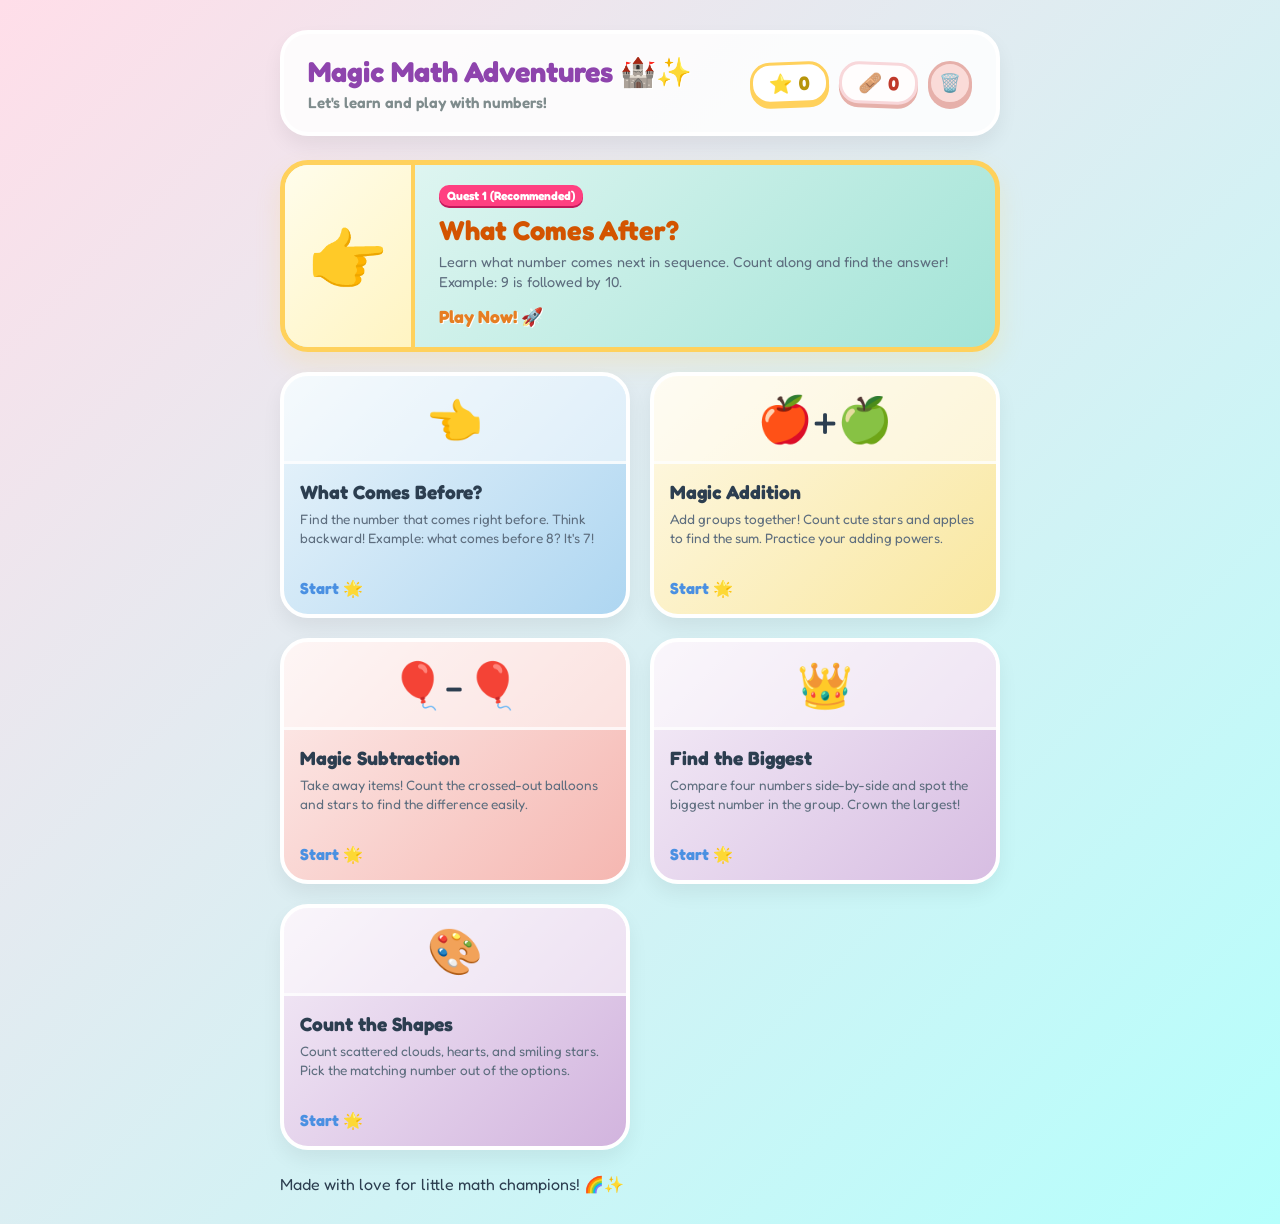
<file: index.html>
<!DOCTYPE html>
<html lang="en">
<head>
  <meta charset="UTF-8">
  <meta name="viewport" content="width=device-width, initial-scale=1.0">
  <title>Magic Math Adventures 🏰✨</title>
  <meta name="description" content="Welcome to Magic Math Adventures! Play fun interactive games and learn math the magic way!">
  <!-- Playful rounded Google Font -->
  <link rel="preconnect" href="https://fonts.googleapis.com">
  <link rel="preconnect" href="https://fonts.gstatic.com" crossorigin>
  <link href="https://fonts.googleapis.com/css2?family=Fredoka:wght@400;600;700&display=swap" rel="stylesheet">
  <link rel="stylesheet" href="styles.css">
</head>
<body class="home-body">
  <div class="home-wrapper">
    <!-- Hub Header -->
    <header class="home-header">
      <div class="logo-area">
        <h1 class="logo-main">Magic Math Adventures 🏰✨</h1>
        <p class="logo-sub">Let's learn and play with numbers!</p>
      </div>
      <div class="stats-area">
        <div class="score-card star-total" title="Total Stars Collected">
          <span class="star-icon">⭐</span>
          <span id="total-stars" class="star-count">0</span>
        </div>
        <div class="score-card oopsies-card oops-total" title="Total Practice Attempts">
          <span class="oopsies-icon">🩹</span>
          <span id="total-oopsies" class="oopsies-count">0</span>
        </div>
        <button id="reset-progress" class="reset-btn" title="Reset all progress" aria-label="Reset Progress">🗑️</button>
      </div>
    </header>

    <!-- Games Feed Container -->
    <main class="games-feed">
      <!-- Game 1: What Comes After (Featured, full-width at the top) -->
      <a href="what-comes-after.html" class="hub-card featured-card card-after">
        <div class="card-glow"></div>
        <div class="card-icon">👉</div>
        <div class="card-content">
          <span class="card-badge">Quest 1 (Recommended)</span>
          <h2 class="card-title">What Comes After?</h2>
          <p class="card-description">Learn what number comes next in sequence. Count along and find the answer! Example: 9 is followed by 10.</p>
          <div class="card-footer">Play Now! 🚀</div>
        </div>
      </a>

      <!-- Sub-grid of other games -->
      <div class="games-grid">
        <!-- Game 2: What Comes Before -->
        <a href="what-comes-before.html" class="hub-card game-card card-before">
          <div class="card-icon">👈</div>
          <div class="card-content">
            <h3 class="card-title">What Comes Before?</h3>
            <p class="card-description">Find the number that comes right before. Think backward! Example: what comes before 8? It's 7!</p>
            <div class="card-footer">Start 🌟</div>
          </div>
        </a>

        <!-- Game 3: Magic Addition -->
        <a href="addition.html" class="hub-card game-card card-addition">
          <div class="card-icon">🍎+🍏</div>
          <div class="card-content">
            <h3 class="card-title">Magic Addition</h3>
            <p class="card-description">Add groups together! Count cute stars and apples to find the sum. Practice your adding powers.</p>
            <div class="card-footer">Start 🌟</div>
          </div>
        </a>

        <!-- Game 4: Magic Subtraction -->
        <a href="subtraction.html" class="hub-card game-card card-subtraction">
          <div class="card-icon">🎈-🎈</div>
          <div class="card-content">
            <h3 class="card-title">Magic Subtraction</h3>
            <p class="card-description">Take away items! Count the crossed-out balloons and stars to find the difference easily.</p>
            <div class="card-footer">Start 🌟</div>
          </div>
        </a>

        <!-- Game 5: Find the Biggest -->
        <a href="bigger-number.html" class="hub-card game-card card-bigger">
          <div class="card-icon">👑</div>
          <div class="card-content">
            <h3 class="card-title">Find the Biggest</h3>
            <p class="card-description">Compare four numbers side-by-side and spot the biggest number in the group. Crown the largest!</p>
            <div class="card-footer">Start 🌟</div>
          </div>
        </a>

        <!-- Game 6: Count the Shapes -->
        <a href="counting-shapes.html" class="hub-card game-card card-counting">
          <div class="card-icon">🎨</div>
          <div class="card-content">
            <h3 class="card-title">Count the Shapes</h3>
            <p class="card-description">Count scattered clouds, hearts, and smiling stars. Pick the matching number out of the options.</p>
            <div class="card-footer">Start 🌟</div>
          </div>
        </a>
      </div>
    </main>

    <!-- Hub Footer -->
    <footer class="home-footer">
      <p>Made with love for little math champions! 🌈✨</p>
    </footer>
  </div>

  <script>
    document.addEventListener('DOMContentLoaded', () => {
      // Retrieve and display global stats
      const stars = localStorage.getItem('magic-math-stars') || '0';
      const oopsies = localStorage.getItem('magic-math-oopsies') || '0';
      
      document.getElementById('total-stars').textContent = stars;
      document.getElementById('total-oopsies').textContent = oopsies;

      // Handle Reset button
      const resetBtn = document.getElementById('reset-progress');
      resetBtn.addEventListener('click', () => {
        if (confirm("Reset all your stars and oopsies?")) {
          localStorage.setItem('magic-math-stars', '0');
          localStorage.setItem('magic-math-oopsies', '0');
          document.getElementById('total-stars').textContent = '0';
          document.getElementById('total-oopsies').textContent = '0';
        }
      });
    });
  </script>
</body>
</html>
</file>
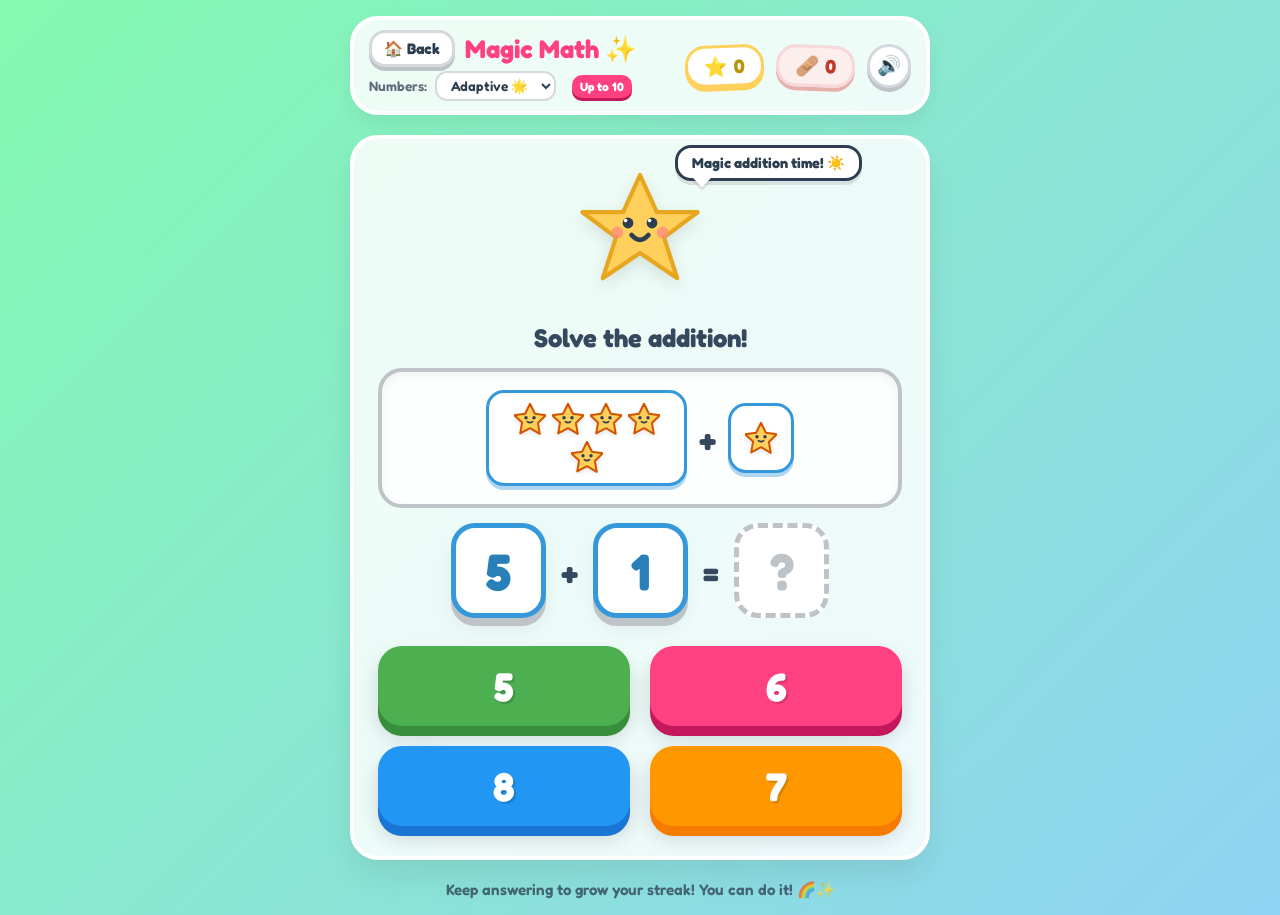
<file: addition.html>
<!DOCTYPE html>
<html lang="en">
<head>
  <meta charset="UTF-8">
  <meta name="viewport" content="width=device-width, initial-scale=1.0">
  <title>Magic Math - Magic Addition!</title>
  <meta name="description" content="A fun, interactive, and colorful math game for kids to learn and practice addition with visual counting helpers!">
  <!-- Playful rounded Google Font -->
  <link rel="preconnect" href="https://fonts.googleapis.com">
  <link rel="preconnect" href="https://fonts.gstatic.com" crossorigin>
  <link href="https://fonts.googleapis.com/css2?family=Fredoka:wght@400;600;700&display=swap" rel="stylesheet">
  <link rel="stylesheet" href="styles.css">
</head>
<body>
  <!-- Floating Confetti Overlay -->
  <div id="confetti-container" class="confetti-container" aria-hidden="true"></div>

  <div class="game-wrapper">
    <!-- Header / Stats Bar -->
    <header class="game-header">
      <div class="header-left">
        <div style="display: flex; align-items: center; gap: 10px; width: 100%; justify-content: center;">
          <a href="index.html" class="home-btn" aria-label="Back to Home">🏠 Back</a>
          <h1 class="logo-text">Magic Math ✨</h1>
        </div>
        <div class="difficulty-control">
          <label for="difficulty-select">Numbers:</label>
          <select id="difficulty-select" class="styled-select" aria-label="Select Number Range">
            <option value="adaptive" selected>Adaptive 🌟</option>
            <option value="10">Up to 10</option>
            <option value="20">Up to 20</option>
            <option value="50">Up to 50</option>
            <option value="70">Up to 70</option>
            <option value="100">Up to 100</option>
          </select>
          <span id="range-badge" class="range-badge" style="display: none;">Up to 10</span>
        </div>
      </div>
      
      <div class="header-right">
        <!-- Stars count / Score -->
        <div class="score-card" id="score-card">
          <span class="star-icon">⭐</span>
          <span id="star-count" class="star-count">0</span>
          <span id="streak-indicator" class="streak-indicator" style="display: none;">🔥<span id="streak-count">0</span></span>
        </div>
        <!-- Oopsies count -->
        <div class="score-card oopsies-card" id="oopsies-card" title="Practice Tries">
          <span class="oopsies-icon">🩹</span>
          <span id="oopsies-count" class="oopsies-count">0</span>
        </div>
        <!-- Mute Button -->
        <button id="sound-toggle" class="sound-btn" aria-label="Toggle Sound">
          <span id="sound-icon">🔊</span>
        </button>
      </div>
    </header>

    <!-- Main Game Board -->
    <main class="game-board">
      
      <!-- Mascot reactions area -->
      <div class="mascot-section">
        <div id="mascot" class="mascot-container normal">
          <svg id="mascot-svg" class="mascot-svg" viewBox="0 0 100 100" width="120" height="120" aria-label="Happy Math Mascot">
            <!-- Cozy Yellow Star Shape -->
            <polygon class="star-body" points="50,5 64,36 98,36 70,57 81,91 50,70 19,91 30,57 2,36 36,36" fill="#FFD15C" stroke="#E6A620" stroke-width="3.5" stroke-linecap="round" stroke-linejoin="round"/>
            
            <!-- Eyes Group -->
            <g class="eyes normal-eyes">
              <circle cx="40" cy="45" r="4.5" fill="#2C3E50"/>
              <circle cx="60" cy="45" r="4.5" fill="#2C3E50"/>
              <circle cx="38" cy="43" r="1.5" fill="#FFFFFF"/>
              <circle cx="58" cy="43" r="1.5" fill="#FFFFFF"/>
            </g>
            
            <g class="eyes happy-eyes">
              <path d="M34 46 Q40 40 46 46" fill="none" stroke="#2C3E50" stroke-width="4.5" stroke-linecap="round"/>
              <path d="M54 46 Q60 40 66 46" fill="none" stroke="#2C3E50" stroke-width="4.5" stroke-linecap="round"/>
            </g>
            
            <g class="eyes think-eyes">
              <path d="M35 43 L45 47" fill="none" stroke="#2C3E50" stroke-width="4" stroke-linecap="round"/>
              <path d="M65 43 L55 47" fill="none" stroke="#2C3E50" stroke-width="4" stroke-linecap="round"/>
            </g>

            <!-- Rosy Cheek Blushes -->
            <circle cx="31" cy="53" r="5" fill="#FF8A80" opacity="0.75"/>
            <circle cx="69" cy="53" r="5" fill="#FF8A80" opacity="0.75"/>
            
            <!-- Mouth Shapes -->
            <path id="mouth-smile" class="mouths" d="M43 55 Q50 63 57 55" fill="none" stroke="#2C3E50" stroke-width="4" stroke-linecap="round"/>
            <ellipse id="mouth-gasp" class="mouths" cx="50" cy="59" rx="5" ry="7" fill="#2C3E50"/>
            <line id="mouth-neutral" class="mouths" x1="44" y1="58" x2="56" y2="58" stroke="#2C3E50" stroke-width="4" stroke-linecap="round"/>
          </svg>
          <div class="speech-bubble" id="speech-bubble">Let's add! 🍎</div>
        </div>
      </div>

      <!-- Question Prompt Box with visual shapes -->
      <section class="question-container">
        <h2 class="question-title">Solve the addition!</h2>
        <div class="question-display" style="flex-direction: column; gap: 15px;">
          <!-- Visual items display -->
          <div id="visual-panel" class="visual-counting-panel">
            <!-- Populated dynamically in JavaScript -->
          </div>
          <!-- Numeric equation below -->
          <div class="math-equation-view">
            <span class="number-box current-num" id="num-a">2</span>
            <span class="math-symbol">+</span>
            <span class="number-box current-num" id="num-b">3</span>
            <span class="math-symbol">=</span>
            <span class="number-box target-num" id="target-box">?</span>
          </div>
        </div>
      </section>

      <!-- Options Grid -->
      <section class="options-container" id="options-grid">
        <button class="option-btn option-1" id="opt-0">1</button>
        <button class="option-btn option-2" id="opt-1">2</button>
        <button class="option-btn option-3" id="opt-2">3</button>
        <button class="option-btn option-4" id="opt-3">4</button>
      </section>

      <div id="status-message" class="sr-only" role="status"></div>
    </main>
    
    <!-- Footer info -->
    <footer class="game-footer">
      <p>Keep answering to grow your streak! You can do it! 🌈✨</p>
    </footer>
  </div>

  <script src="game-addition.js"></script>
</body>
</html>
</file>
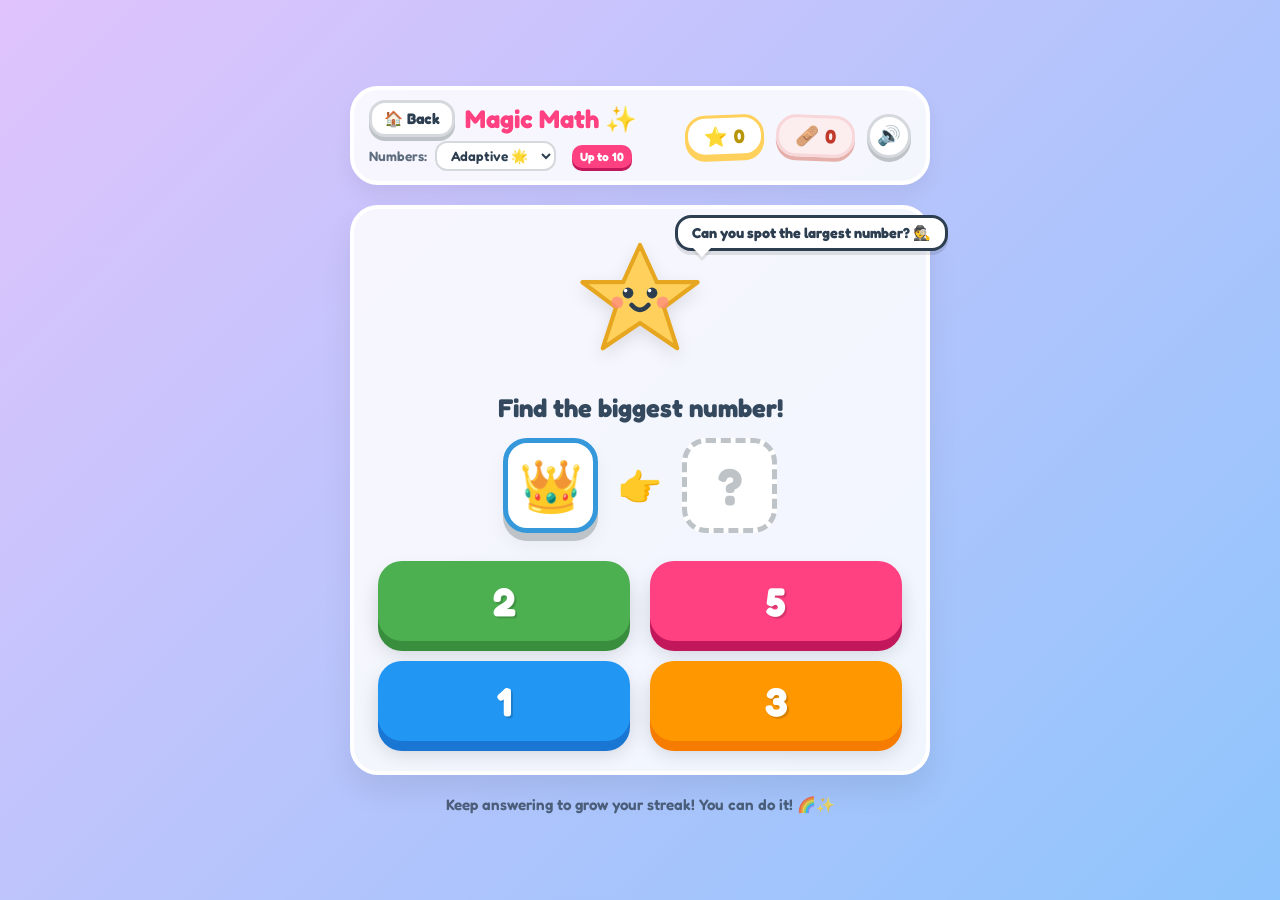
<file: bigger-number.html>
<!DOCTYPE html>
<html lang="en">
<head>
  <meta charset="UTF-8">
  <meta name="viewport" content="width=device-width, initial-scale=1.0">
  <title>Magic Math - Find the Biggest!</title>
  <meta name="description" content="A fun, interactive, and colorful math game for kids to compare numbers and find the biggest one!">
  <!-- Playful rounded Google Font -->
  <link rel="preconnect" href="https://fonts.googleapis.com">
  <link rel="preconnect" href="https://fonts.gstatic.com" crossorigin>
  <link href="https://fonts.googleapis.com/css2?family=Fredoka:wght@400;600;700&display=swap" rel="stylesheet">
  <link rel="stylesheet" href="styles.css">
</head>
<body>
  <!-- Floating Confetti Overlay -->
  <div id="confetti-container" class="confetti-container" aria-hidden="true"></div>

  <div class="game-wrapper">
    <!-- Header / Stats Bar -->
    <header class="game-header">
      <div class="header-left">
        <div style="display: flex; align-items: center; gap: 10px; width: 100%; justify-content: center;">
          <a href="index.html" class="home-btn" aria-label="Back to Home">🏠 Back</a>
          <h1 class="logo-text">Magic Math ✨</h1>
        </div>
        <div class="difficulty-control">
          <label for="difficulty-select">Numbers:</label>
          <select id="difficulty-select" class="styled-select" aria-label="Select Number Range">
            <option value="adaptive" selected>Adaptive 🌟</option>
            <option value="10">Up to 10</option>
            <option value="20">Up to 20</option>
            <option value="50">Up to 50</option>
            <option value="70">Up to 70</option>
            <option value="100">Up to 100</option>
          </select>
          <span id="range-badge" class="range-badge" style="display: none;">Up to 10</span>
        </div>
      </div>
      
      <div class="header-right">
        <!-- Stars count / Score -->
        <div class="score-card" id="score-card">
          <span class="star-icon">⭐</span>
          <span id="star-count" class="star-count">0</span>
          <span id="streak-indicator" class="streak-indicator" style="display: none;">🔥<span id="streak-count">0</span></span>
        </div>
        <!-- Oopsies count -->
        <div class="score-card oopsies-card" id="oopsies-card" title="Practice Tries">
          <span class="oopsies-icon">🩹</span>
          <span id="oopsies-count" class="oopsies-count">0</span>
        </div>
        <!-- Mute Button -->
        <button id="sound-toggle" class="sound-btn" aria-label="Toggle Sound">
          <span id="sound-icon">🔊</span>
        </button>
      </div>
    </header>

    <!-- Main Game Board -->
    <main class="game-board">
      
      <!-- Mascot reactions area -->
      <div class="mascot-section">
        <div id="mascot" class="mascot-container normal">
          <svg id="mascot-svg" class="mascot-svg" viewBox="0 0 100 100" width="120" height="120" aria-label="Happy Math Mascot">
            <!-- Cozy Yellow Star Shape -->
            <polygon class="star-body" points="50,5 64,36 98,36 70,57 81,91 50,70 19,91 30,57 2,36 36,36" fill="#FFD15C" stroke="#E6A620" stroke-width="3.5" stroke-linecap="round" stroke-linejoin="round"/>
            
            <!-- Eyes Group -->
            <g class="eyes normal-eyes">
              <circle cx="40" cy="45" r="4.5" fill="#2C3E50"/>
              <circle cx="60" cy="45" r="4.5" fill="#2C3E50"/>
              <circle cx="38" cy="43" r="1.5" fill="#FFFFFF"/>
              <circle cx="58" cy="43" r="1.5" fill="#FFFFFF"/>
            </g>
            
            <g class="eyes happy-eyes">
              <path d="M34 46 Q40 40 46 46" fill="none" stroke="#2C3E50" stroke-width="4.5" stroke-linecap="round"/>
              <path d="M54 46 Q60 40 66 46" fill="none" stroke="#2C3E50" stroke-width="4.5" stroke-linecap="round"/>
            </g>
            
            <g class="eyes think-eyes">
              <path d="M35 43 L45 47" fill="none" stroke="#2C3E50" stroke-width="4" stroke-linecap="round"/>
              <path d="M65 43 L55 47" fill="none" stroke="#2C3E50" stroke-width="4" stroke-linecap="round"/>
            </g>

            <!-- Rosy Cheek Blushes -->
            <circle cx="31" cy="53" r="5" fill="#FF8A80" opacity="0.75"/>
            <circle cx="69" cy="53" r="5" fill="#FF8A80" opacity="0.75"/>
            
            <!-- Mouth Shapes -->
            <path id="mouth-smile" class="mouths" d="M43 55 Q50 63 57 55" fill="none" stroke="#2C3E50" stroke-width="4" stroke-linecap="round"/>
            <ellipse id="mouth-gasp" class="mouths" cx="50" cy="59" rx="5" ry="7" fill="#2C3E50"/>
            <line id="mouth-neutral" class="mouths" x1="44" y1="58" x2="56" y2="58" stroke="#2C3E50" stroke-width="4" stroke-linecap="round"/>
          </svg>
          <div class="speech-bubble" id="speech-bubble">Find it! 👑</div>
        </div>
      </div>

      <!-- Question Prompt Box -->
      <section class="question-container">
        <h2 class="question-title">Find the biggest number!</h2>
        <div class="question-display">
          <span class="number-box current-num" id="current-number">👑</span>
          <span class="next-arrow">👉</span>
          <span class="number-box target-num" id="target-box">?</span>
        </div>
      </section>

      <!-- Options Grid -->
      <section class="options-container" id="options-grid">
        <button class="option-btn option-1" id="opt-0">1</button>
        <button class="option-btn option-2" id="opt-1">2</button>
        <button class="option-btn option-3" id="opt-2">3</button>
        <button class="option-btn option-4" id="opt-3">4</button>
      </section>

      <div id="status-message" class="sr-only" role="status"></div>
    </main>
    
    <!-- Footer info -->
    <footer class="game-footer">
      <p>Keep answering to grow your streak! You can do it! 🌈✨</p>
    </footer>
  </div>

  <script src="game-bigger.js"></script>
</body>
</html>
</file>
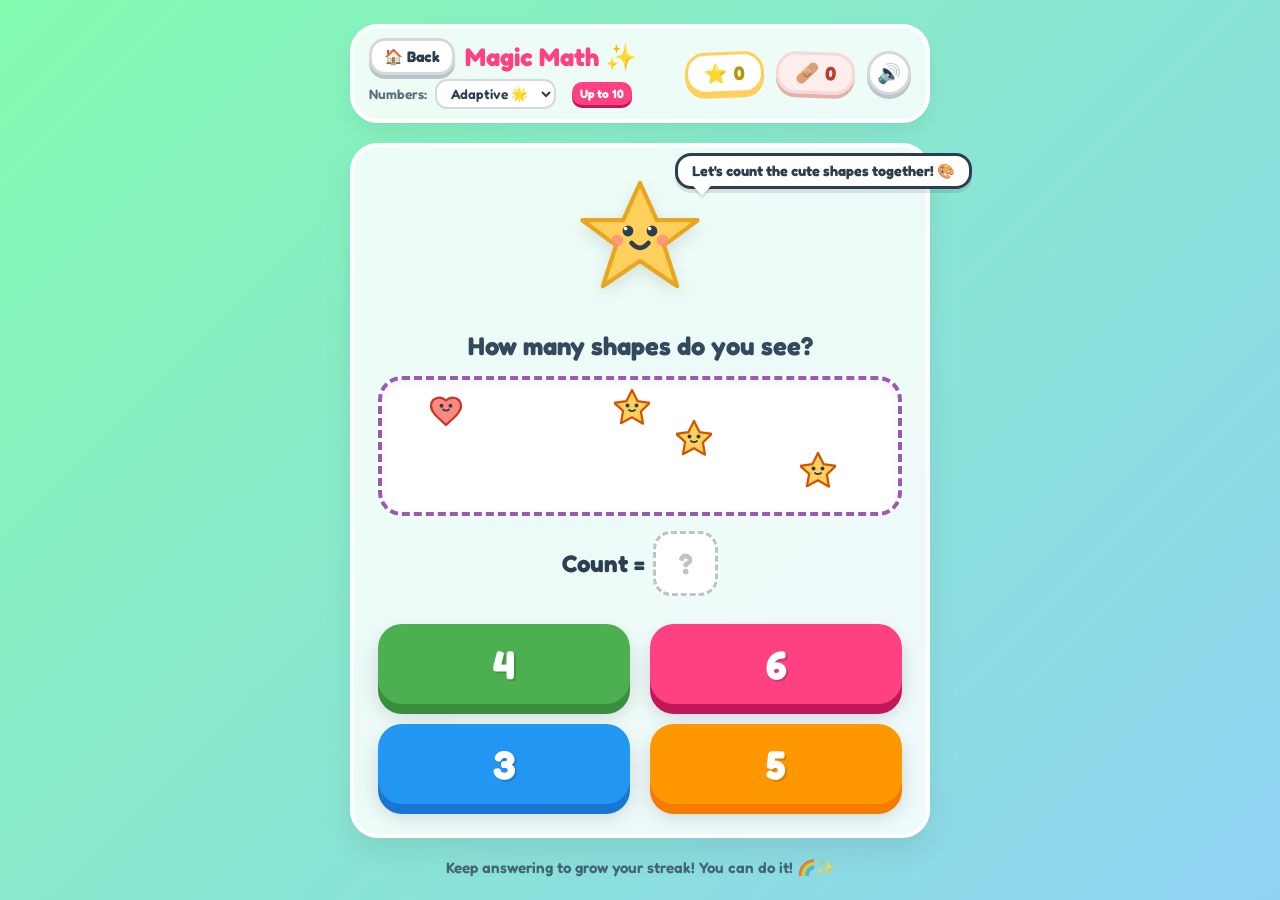
<file: counting-shapes.html>
<!DOCTYPE html>
<html lang="en">
<head>
  <meta charset="UTF-8">
  <meta name="viewport" content="width=device-width, initial-scale=1.0">
  <title>Magic Math - Count the Shapes!</title>
  <meta name="description" content="A fun, interactive, and colorful math game for kids to practice counting shapes scattered on screen!">
  <!-- Playful rounded Google Font -->
  <link rel="preconnect" href="https://fonts.googleapis.com">
  <link rel="preconnect" href="https://fonts.gstatic.com" crossorigin>
  <link href="https://fonts.googleapis.com/css2?family=Fredoka:wght@400;600;700&display=swap" rel="stylesheet">
  <link rel="stylesheet" href="styles.css">
</head>
<body>
  <!-- Floating Confetti Overlay -->
  <div id="confetti-container" class="confetti-container" aria-hidden="true"></div>

  <div class="game-wrapper">
    <!-- Header / Stats Bar -->
    <header class="game-header">
      <div class="header-left">
        <div style="display: flex; align-items: center; gap: 10px; width: 100%; justify-content: center;">
          <a href="index.html" class="home-btn" aria-label="Back to Home">🏠 Back</a>
          <h1 class="logo-text">Magic Math ✨</h1>
        </div>
        <div class="difficulty-control">
          <label for="difficulty-select">Numbers:</label>
          <select id="difficulty-select" class="styled-select" aria-label="Select Number Range">
            <option value="adaptive" selected>Adaptive 🌟</option>
            <option value="10">Up to 10</option>
            <option value="20">Up to 20</option>
            <option value="50">Up to 50</option>
            <option value="70">Up to 70</option>
            <option value="100">Up to 100</option>
          </select>
          <span id="range-badge" class="range-badge" style="display: none;">Up to 10</span>
        </div>
      </div>
      
      <div class="header-right">
        <!-- Stars count / Score -->
        <div class="score-card" id="score-card">
          <span class="star-icon">⭐</span>
          <span id="star-count" class="star-count">0</span>
          <span id="streak-indicator" class="streak-indicator" style="display: none;">🔥<span id="streak-count">0</span></span>
        </div>
        <!-- Oopsies count -->
        <div class="score-card oopsies-card" id="oopsies-card" title="Practice Tries">
          <span class="oopsies-icon">🩹</span>
          <span id="oopsies-count" class="oopsies-count">0</span>
        </div>
        <!-- Mute Button -->
        <button id="sound-toggle" class="sound-btn" aria-label="Toggle Sound">
          <span id="sound-icon">🔊</span>
        </button>
      </div>
    </header>

    <!-- Main Game Board -->
    <main class="game-board">
      
      <!-- Mascot reactions area -->
      <div class="mascot-section">
        <div id="mascot" class="mascot-container normal">
          <svg id="mascot-svg" class="mascot-svg" viewBox="0 0 100 100" width="120" height="120" aria-label="Happy Math Mascot">
            <!-- Cozy Yellow Star Shape -->
            <polygon class="star-body" points="50,5 64,36 98,36 70,57 81,91 50,70 19,91 30,57 2,36 36,36" fill="#FFD15C" stroke="#E6A620" stroke-width="3.5" stroke-linecap="round" stroke-linejoin="round"/>
            
            <!-- Eyes Group -->
            <g class="eyes normal-eyes">
              <circle cx="40" cy="45" r="4.5" fill="#2C3E50"/>
              <circle cx="60" cy="45" r="4.5" fill="#2C3E50"/>
              <circle cx="38" cy="43" r="1.5" fill="#FFFFFF"/>
              <circle cx="58" cy="43" r="1.5" fill="#FFFFFF"/>
            </g>
            
            <g class="eyes happy-eyes">
              <path d="M34 46 Q40 40 46 46" fill="none" stroke="#2C3E50" stroke-width="4.5" stroke-linecap="round"/>
              <path d="M54 46 Q60 40 66 46" fill="none" stroke="#2C3E50" stroke-width="4.5" stroke-linecap="round"/>
            </g>
            
            <g class="eyes think-eyes">
              <path d="M35 43 L45 47" fill="none" stroke="#2C3E50" stroke-width="4" stroke-linecap="round"/>
              <path d="M65 43 L55 47" fill="none" stroke="#2C3E50" stroke-width="4" stroke-linecap="round"/>
            </g>

            <!-- Rosy Cheek Blushes -->
            <circle cx="31" cy="53" r="5" fill="#FF8A80" opacity="0.75"/>
            <circle cx="69" cy="53" r="5" fill="#FF8A80" opacity="0.75"/>
            
            <!-- Mouth Shapes -->
            <path id="mouth-smile" class="mouths" d="M43 55 Q50 63 57 55" fill="none" stroke="#2C3E50" stroke-width="4" stroke-linecap="round"/>
            <ellipse id="mouth-gasp" class="mouths" cx="50" cy="59" rx="5" ry="7" fill="#2C3E50"/>
            <line id="mouth-neutral" class="mouths" x1="44" y1="58" x2="56" y2="58" stroke="#2C3E50" stroke-width="4" stroke-linecap="round"/>
          </svg>
          <div class="speech-bubble" id="speech-bubble">Count them! 🎨</div>
        </div>
      </div>

      <!-- Question Prompt Box with scatter canvas -->
      <section class="question-container">
        <h2 class="question-title">How many shapes do you see?</h2>
        <div class="question-display" style="flex-direction: column; gap: 15px;">
          <!-- Scatter panel canvas -->
          <div id="scatter-canvas" class="scatter-canvas">
            <!-- Dynamically populated absolute-positioned SVGs in JS -->
          </div>
          <div style="font-size: 1.5rem; font-weight: 700; color: #2C3E50; display: inline-flex; align-items: center; gap: 8px;">
            Count = <span class="number-box target-num" id="target-box" style="min-width: 65px; height: 65px; font-size: 1.8rem; border-radius: 18px; padding: 4px; border-width: 3.5px;">?</span>
          </div>
        </div>
      </section>

      <!-- Options Grid -->
      <section class="options-container" id="options-grid">
        <button class="option-btn option-1" id="opt-0">1</button>
        <button class="option-btn option-2" id="opt-1">2</button>
        <button class="option-btn option-3" id="opt-2">3</button>
        <button class="option-btn option-4" id="opt-3">4</button>
      </section>

      <div id="status-message" class="sr-only" role="status"></div>
    </main>
    
    <!-- Footer info -->
    <footer class="game-footer">
      <p>Keep answering to grow your streak! You can do it! 🌈✨</p>
    </footer>
  </div>

  <script src="game-counting.js"></script>
</body>
</html>
</file>
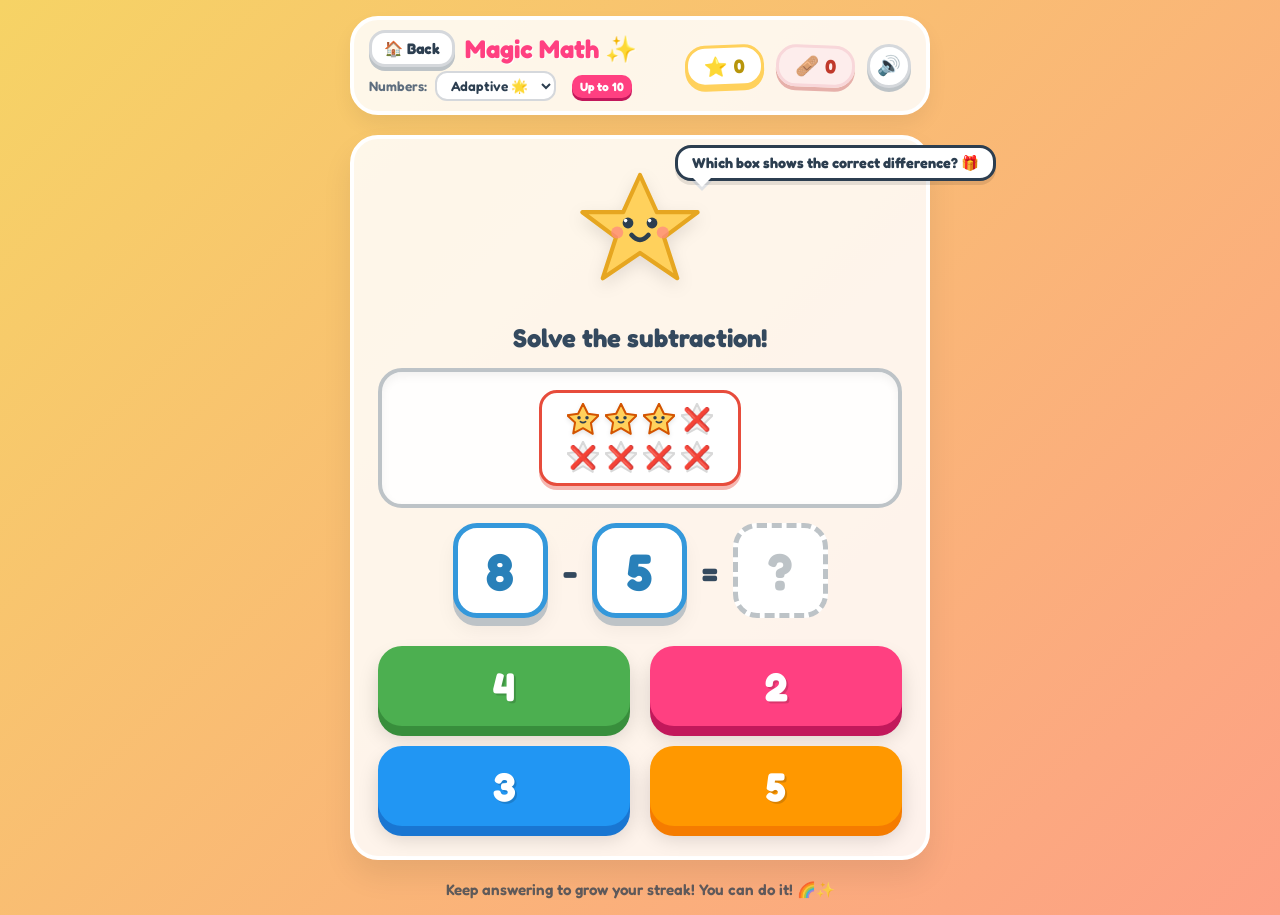
<file: subtraction.html>
<!DOCTYPE html>
<html lang="en">
<head>
  <meta charset="UTF-8">
  <meta name="viewport" content="width=device-width, initial-scale=1.0">
  <title>Magic Math - Magic Subtraction!</title>
  <meta name="description" content="A fun, interactive, and colorful math game for kids to learn and practice subtraction with visual counting take-away helpers!">
  <!-- Playful rounded Google Font -->
  <link rel="preconnect" href="https://fonts.googleapis.com">
  <link rel="preconnect" href="https://fonts.gstatic.com" crossorigin>
  <link href="https://fonts.googleapis.com/css2?family=Fredoka:wght@400;600;700&display=swap" rel="stylesheet">
  <link rel="stylesheet" href="styles.css">
</head>
<body>
  <!-- Floating Confetti Overlay -->
  <div id="confetti-container" class="confetti-container" aria-hidden="true"></div>

  <div class="game-wrapper">
    <!-- Header / Stats Bar -->
    <header class="game-header">
      <div class="header-left">
        <div style="display: flex; align-items: center; gap: 10px; width: 100%; justify-content: center;">
          <a href="index.html" class="home-btn" aria-label="Back to Home">🏠 Back</a>
          <h1 class="logo-text">Magic Math ✨</h1>
        </div>
        <div class="difficulty-control">
          <label for="difficulty-select">Numbers:</label>
          <select id="difficulty-select" class="styled-select" aria-label="Select Number Range">
            <option value="adaptive" selected>Adaptive 🌟</option>
            <option value="10">Up to 10</option>
            <option value="20">Up to 20</option>
            <option value="50">Up to 50</option>
            <option value="70">Up to 70</option>
            <option value="100">Up to 100</option>
          </select>
          <span id="range-badge" class="range-badge" style="display: none;">Up to 10</span>
        </div>
      </div>
      
      <div class="header-right">
        <!-- Stars count / Score -->
        <div class="score-card" id="score-card">
          <span class="star-icon">⭐</span>
          <span id="star-count" class="star-count">0</span>
          <span id="streak-indicator" class="streak-indicator" style="display: none;">🔥<span id="streak-count">0</span></span>
        </div>
        <!-- Oopsies count -->
        <div class="score-card oopsies-card" id="oopsies-card" title="Practice Tries">
          <span class="oopsies-icon">🩹</span>
          <span id="oopsies-count" class="oopsies-count">0</span>
        </div>
        <!-- Mute Button -->
        <button id="sound-toggle" class="sound-btn" aria-label="Toggle Sound">
          <span id="sound-icon">🔊</span>
        </button>
      </div>
    </header>

    <!-- Main Game Board -->
    <main class="game-board">
      
      <!-- Mascot reactions area -->
      <div class="mascot-section">
        <div id="mascot" class="mascot-container normal">
          <svg id="mascot-svg" class="mascot-svg" viewBox="0 0 100 100" width="120" height="120" aria-label="Happy Math Mascot">
            <!-- Cozy Yellow Star Shape -->
            <polygon class="star-body" points="50,5 64,36 98,36 70,57 81,91 50,70 19,91 30,57 2,36 36,36" fill="#FFD15C" stroke="#E6A620" stroke-width="3.5" stroke-linecap="round" stroke-linejoin="round"/>
            
            <!-- Eyes Group -->
            <g class="eyes normal-eyes">
              <circle cx="40" cy="45" r="4.5" fill="#2C3E50"/>
              <circle cx="60" cy="45" r="4.5" fill="#2C3E50"/>
              <circle cx="38" cy="43" r="1.5" fill="#FFFFFF"/>
              <circle cx="58" cy="43" r="1.5" fill="#FFFFFF"/>
            </g>
            
            <g class="eyes happy-eyes">
              <path d="M34 46 Q40 40 46 46" fill="none" stroke="#2C3E50" stroke-width="4.5" stroke-linecap="round"/>
              <path d="M54 46 Q60 40 66 46" fill="none" stroke="#2C3E50" stroke-width="4.5" stroke-linecap="round"/>
            </g>
            
            <g class="eyes think-eyes">
              <path d="M35 43 L45 47" fill="none" stroke="#2C3E50" stroke-width="4" stroke-linecap="round"/>
              <path d="M65 43 L55 47" fill="none" stroke="#2C3E50" stroke-width="4" stroke-linecap="round"/>
            </g>

            <!-- Rosy Cheek Blushes -->
            <circle cx="31" cy="53" r="5" fill="#FF8A80" opacity="0.75"/>
            <circle cx="69" cy="53" r="5" fill="#FF8A80" opacity="0.75"/>
            
            <!-- Mouth Shapes -->
            <path id="mouth-smile" class="mouths" d="M43 55 Q50 63 57 55" fill="none" stroke="#2C3E50" stroke-width="4" stroke-linecap="round"/>
            <ellipse id="mouth-gasp" class="mouths" cx="50" cy="59" rx="5" ry="7" fill="#2C3E50"/>
            <line id="mouth-neutral" class="mouths" x1="44" y1="58" x2="56" y2="58" stroke="#2C3E50" stroke-width="4" stroke-linecap="round"/>
          </svg>
          <div class="speech-bubble" id="speech-bubble">Let's subtract! 🎈</div>
        </div>
      </div>

      <!-- Question Prompt Box with visual shapes -->
      <section class="question-container">
        <h2 class="question-title">Solve the subtraction!</h2>
        <div class="question-display" style="flex-direction: column; gap: 15px;">
          <!-- Visual items display -->
          <div id="visual-panel" class="visual-counting-panel">
            <!-- Populated dynamically in JavaScript -->
          </div>
          <!-- Numeric equation below -->
          <div class="math-equation-view">
            <span class="number-box current-num" id="num-a">5</span>
            <span class="math-symbol">-</span>
            <span class="number-box current-num" id="num-b">2</span>
            <span class="math-symbol">=</span>
            <span class="number-box target-num" id="target-box">?</span>
          </div>
        </div>
      </section>

      <!-- Options Grid -->
      <section class="options-container" id="options-grid">
        <button class="option-btn option-1" id="opt-0">1</button>
        <button class="option-btn option-2" id="opt-1">2</button>
        <button class="option-btn option-3" id="opt-2">3</button>
        <button class="option-btn option-4" id="opt-3">4</button>
      </section>

      <div id="status-message" class="sr-only" role="status"></div>
    </main>
    
    <!-- Footer info -->
    <footer class="game-footer">
      <p>Keep answering to grow your streak! You can do it! 🌈✨</p>
    </footer>
  </div>

  <script src="game-subtraction.js"></script>
</body>
</html>
</file>
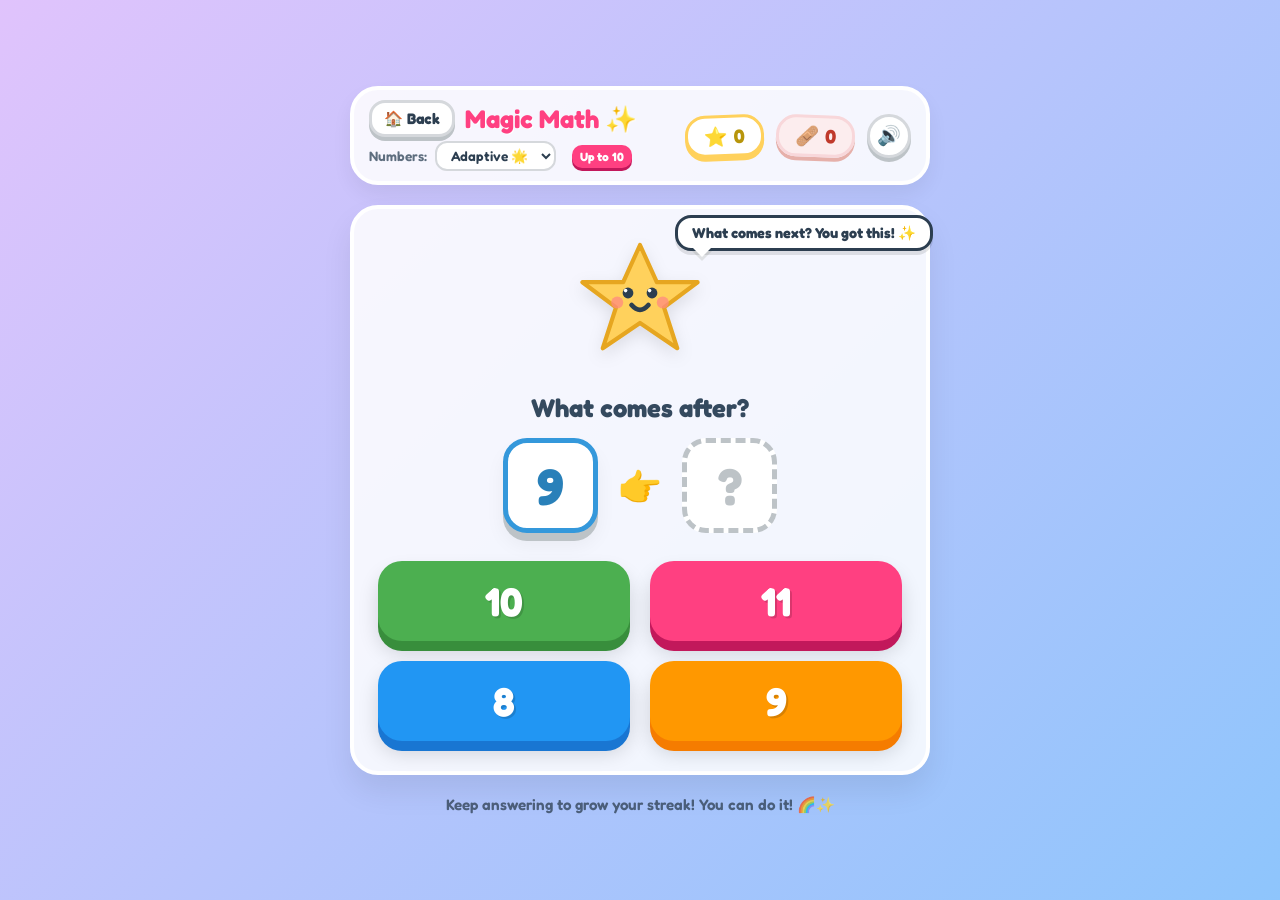
<file: what-comes-after.html>
<!DOCTYPE html>
<html lang="en">
<head>
  <meta charset="UTF-8">
  <meta name="viewport" content="width=device-width, initial-scale=1.0">
  <title>Magic Math - What Comes After?</title>
  <meta name="description" content="A fun, interactive, and colorful math game for kids to learn and practice what number comes next!">
  <!-- Playful rounded Google Font -->
  <link rel="preconnect" href="https://fonts.googleapis.com">
  <link rel="preconnect" href="https://fonts.gstatic.com" crossorigin>
  <link href="https://fonts.googleapis.com/css2?family=Fredoka:wght@400;600;700&display=swap" rel="stylesheet">
  <link rel="stylesheet" href="styles.css">
</head>
<body>
  <!-- Floating Confetti Overlay -->
  <div id="confetti-container" class="confetti-container" aria-hidden="true"></div>

  <div class="game-wrapper">
    <!-- Header / Stats Bar -->
    <header class="game-header">
      <div class="header-left">
        <div style="display: flex; align-items: center; gap: 10px; width: 100%; justify-content: center;">
          <a href="index.html" class="home-btn" aria-label="Back to Home">🏠 Back</a>
          <h1 class="logo-text">Magic Math ✨</h1>
        </div>
        <div class="difficulty-control">
          <label for="difficulty-select">Numbers:</label>
          <select id="difficulty-select" class="styled-select" aria-label="Select Number Range">
            <option value="adaptive" selected>Adaptive 🌟</option>
            <option value="10">Up to 10</option>
            <option value="20">Up to 20</option>
            <option value="50">Up to 50</option>
            <option value="70">Up to 70</option>
            <option value="100">Up to 100</option>
          </select>
          <span id="range-badge" class="range-badge" style="display: none;">Up to 10</span>
        </div>
      </div>
      
      <div class="header-right">
        <!-- Stars count / Score -->
        <div class="score-card" id="score-card">
          <span class="star-icon">⭐</span>
          <span id="star-count" class="star-count">0</span>
          <span id="streak-indicator" class="streak-indicator" style="display: none;">🔥<span id="streak-count">0</span></span>
        </div>
        <!-- Oopsies count -->
        <div class="score-card oopsies-card" id="oopsies-card" title="Practice Tries">
          <span class="oopsies-icon">🩹</span>
          <span id="oopsies-count" class="oopsies-count">0</span>
        </div>
        <!-- Mute Button -->
        <button id="sound-toggle" class="sound-btn" aria-label="Toggle Sound">
          <span id="sound-icon">🔊</span>
        </button>
      </div>
    </header>

    <!-- Main Game Board -->
    <main class="game-board">
      
      <!-- Mascot reactions area -->
      <div class="mascot-section">
        <div id="mascot" class="mascot-container normal">
          <svg id="mascot-svg" class="mascot-svg" viewBox="0 0 100 100" width="120" height="120" aria-label="Happy Math Mascot">
            <!-- Cozy Yellow Star Shape -->
            <polygon class="star-body" points="50,5 64,36 98,36 70,57 81,91 50,70 19,91 30,57 2,36 36,36" fill="#FFD15C" stroke="#E6A620" stroke-width="3.5" stroke-linecap="round" stroke-linejoin="round"/>
            
            <!-- Eyes Group -->
            <g class="eyes normal-eyes">
              <circle cx="40" cy="45" r="4.5" fill="#2C3E50"/>
              <circle cx="60" cy="45" r="4.5" fill="#2C3E50"/>
              <circle cx="38" cy="43" r="1.5" fill="#FFFFFF"/>
              <circle cx="58" cy="43" r="1.5" fill="#FFFFFF"/>
            </g>
            
            <g class="eyes happy-eyes">
              <path d="M34 46 Q40 40 46 46" fill="none" stroke="#2C3E50" stroke-width="4.5" stroke-linecap="round"/>
              <path d="M54 46 Q60 40 66 46" fill="none" stroke="#2C3E50" stroke-width="4.5" stroke-linecap="round"/>
            </g>
            
            <g class="eyes think-eyes">
              <path d="M35 43 L45 47" fill="none" stroke="#2C3E50" stroke-width="4" stroke-linecap="round"/>
              <path d="M65 43 L55 47" fill="none" stroke="#2C3E50" stroke-width="4" stroke-linecap="round"/>
            </g>

            <!-- Rosy Cheek Blushes -->
            <circle cx="31" cy="53" r="5" fill="#FF8A80" opacity="0.75"/>
            <circle cx="69" cy="53" r="5" fill="#FF8A80" opacity="0.75"/>
            
            <!-- Mouth Shapes -->
            <path id="mouth-smile" class="mouths" d="M43 55 Q50 63 57 55" fill="none" stroke="#2C3E50" stroke-width="4" stroke-linecap="round"/>
            <ellipse id="mouth-gasp" class="mouths" cx="50" cy="59" rx="5" ry="7" fill="#2C3E50"/>
            <line id="mouth-neutral" class="mouths" x1="44" y1="58" x2="56" y2="58" stroke="#2C3E50" stroke-width="4" stroke-linecap="round"/>
          </svg>
          <div class="speech-bubble" id="speech-bubble">Let's play! 🌟</div>
        </div>
      </div>

      <!-- Question Prompt Box -->
      <section class="question-container">
        <h2 class="question-title">What comes after?</h2>
        <div class="question-display">
          <span class="number-box current-num" id="current-number">9</span>
          <span class="next-arrow">👉</span>
          <span class="number-box target-num" id="target-box">?</span>
        </div>
      </section>

      <!-- Options Grid -->
      <section class="options-container" id="options-grid">
        <button class="option-btn option-1" id="opt-0">1</button>
        <button class="option-btn option-2" id="opt-1">2</button>
        <button class="option-btn option-3" id="opt-2">3</button>
        <button class="option-btn option-4" id="opt-3">4</button>
      </section>

      <div id="status-message" class="sr-only" role="status"></div>
    </main>
    
    <!-- Footer info -->
    <footer class="game-footer">
      <p>Keep answering to grow your streak! You can do it! 🌈✨</p>
    </footer>
  </div>

  <script src="game-after.js"></script>
</body>
</html>
</file>
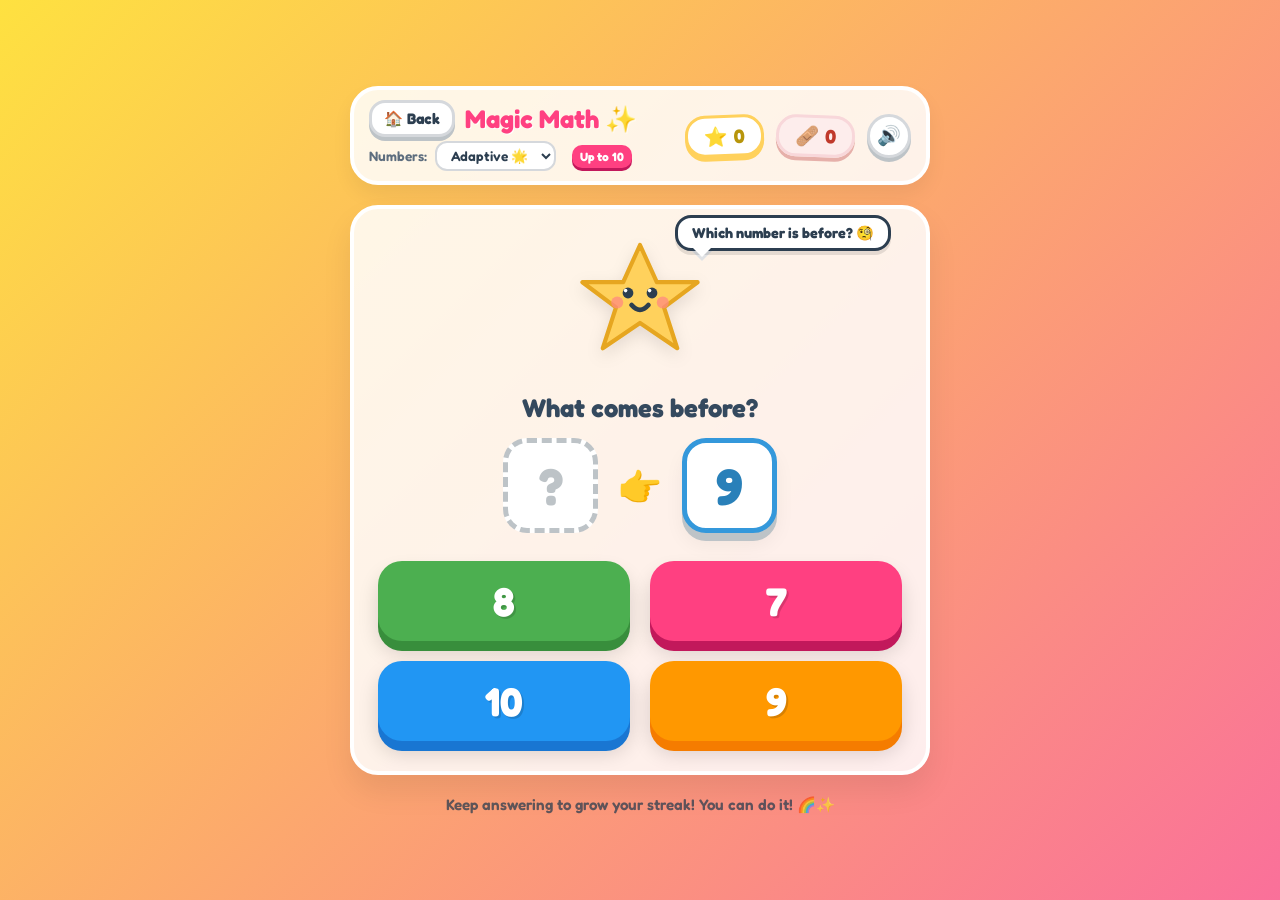
<file: what-comes-before.html>
<!DOCTYPE html>
<html lang="en">
<head>
  <meta charset="UTF-8">
  <meta name="viewport" content="width=device-width, initial-scale=1.0">
  <title>Magic Math - What Comes Before?</title>
  <meta name="description" content="A fun, interactive, and colorful math game for kids to learn and practice what number comes before!">
  <!-- Playful rounded Google Font -->
  <link rel="preconnect" href="https://fonts.googleapis.com">
  <link rel="preconnect" href="https://fonts.gstatic.com" crossorigin>
  <link href="https://fonts.googleapis.com/css2?family=Fredoka:wght@400;600;700&display=swap" rel="stylesheet">
  <link rel="stylesheet" href="styles.css">
</head>
<body>
  <!-- Floating Confetti Overlay -->
  <div id="confetti-container" class="confetti-container" aria-hidden="true"></div>

  <div class="game-wrapper">
    <!-- Header / Stats Bar -->
    <header class="game-header">
      <div class="header-left">
        <div style="display: flex; align-items: center; gap: 10px; width: 100%; justify-content: center;">
          <a href="index.html" class="home-btn" aria-label="Back to Home">🏠 Back</a>
          <h1 class="logo-text">Magic Math ✨</h1>
        </div>
        <div class="difficulty-control">
          <label for="difficulty-select">Numbers:</label>
          <select id="difficulty-select" class="styled-select" aria-label="Select Number Range">
            <option value="adaptive" selected>Adaptive 🌟</option>
            <option value="10">Up to 10</option>
            <option value="20">Up to 20</option>
            <option value="50">Up to 50</option>
            <option value="70">Up to 70</option>
            <option value="100">Up to 100</option>
          </select>
          <span id="range-badge" class="range-badge" style="display: none;">Up to 10</span>
        </div>
      </div>
      
      <div class="header-right">
        <!-- Stars count / Score -->
        <div class="score-card" id="score-card">
          <span class="star-icon">⭐</span>
          <span id="star-count" class="star-count">0</span>
          <span id="streak-indicator" class="streak-indicator" style="display: none;">🔥<span id="streak-count">0</span></span>
        </div>
        <!-- Oopsies count -->
        <div class="score-card oopsies-card" id="oopsies-card" title="Practice Tries">
          <span class="oopsies-icon">🩹</span>
          <span id="oopsies-count" class="oopsies-count">0</span>
        </div>
        <!-- Mute Button -->
        <button id="sound-toggle" class="sound-btn" aria-label="Toggle Sound">
          <span id="sound-icon">🔊</span>
        </button>
      </div>
    </header>

    <!-- Main Game Board -->
    <main class="game-board">
      
      <!-- Mascot reactions area -->
      <div class="mascot-section">
        <div id="mascot" class="mascot-container normal">
          <svg id="mascot-svg" class="mascot-svg" viewBox="0 0 100 100" width="120" height="120" aria-label="Happy Math Mascot">
            <!-- Cozy Yellow Star Shape -->
            <polygon class="star-body" points="50,5 64,36 98,36 70,57 81,91 50,70 19,91 30,57 2,36 36,36" fill="#FFD15C" stroke="#E6A620" stroke-width="3.5" stroke-linecap="round" stroke-linejoin="round"/>
            
            <!-- Eyes Group -->
            <g class="eyes normal-eyes">
              <circle cx="40" cy="45" r="4.5" fill="#2C3E50"/>
              <circle cx="60" cy="45" r="4.5" fill="#2C3E50"/>
              <circle cx="38" cy="43" r="1.5" fill="#FFFFFF"/>
              <circle cx="58" cy="43" r="1.5" fill="#FFFFFF"/>
            </g>
            
            <g class="eyes happy-eyes">
              <path d="M34 46 Q40 40 46 46" fill="none" stroke="#2C3E50" stroke-width="4.5" stroke-linecap="round"/>
              <path d="M54 46 Q60 40 66 46" fill="none" stroke="#2C3E50" stroke-width="4.5" stroke-linecap="round"/>
            </g>
            
            <g class="eyes think-eyes">
              <path d="M35 43 L45 47" fill="none" stroke="#2C3E50" stroke-width="4" stroke-linecap="round"/>
              <path d="M65 43 L55 47" fill="none" stroke="#2C3E50" stroke-width="4" stroke-linecap="round"/>
            </g>

            <!-- Rosy Cheek Blushes -->
            <circle cx="31" cy="53" r="5" fill="#FF8A80" opacity="0.75"/>
            <circle cx="69" cy="53" r="5" fill="#FF8A80" opacity="0.75"/>
            
            <!-- Mouth Shapes -->
            <path id="mouth-smile" class="mouths" d="M43 55 Q50 63 57 55" fill="none" stroke="#2C3E50" stroke-width="4" stroke-linecap="round"/>
            <ellipse id="mouth-gasp" class="mouths" cx="50" cy="59" rx="5" ry="7" fill="#2C3E50"/>
            <line id="mouth-neutral" class="mouths" x1="44" y1="58" x2="56" y2="58" stroke="#2C3E50" stroke-width="4" stroke-linecap="round"/>
          </svg>
          <div class="speech-bubble" id="speech-bubble">Let's play! 🌟</div>
        </div>
      </div>

      <!-- Question Prompt Box -->
      <section class="question-container">
        <h2 class="question-title">What comes before?</h2>
        <div class="question-display">
          <span class="number-box target-num" id="target-box">?</span>
          <span class="next-arrow">👉</span>
          <span class="number-box current-num" id="current-number">9</span>
        </div>
      </section>

      <!-- Options Grid -->
      <section class="options-container" id="options-grid">
        <button class="option-btn option-1" id="opt-0">1</button>
        <button class="option-btn option-2" id="opt-1">2</button>
        <button class="option-btn option-3" id="opt-2">3</button>
        <button class="option-btn option-4" id="opt-3">4</button>
      </section>

      <div id="status-message" class="sr-only" role="status"></div>
    </main>
    
    <!-- Footer info -->
    <footer class="game-footer">
      <p>Keep answering to grow your streak! You can do it! 🌈✨</p>
    </footer>
  </div>

  <script src="game-before.js"></script>
</body>
</html>
</file>
<file: styles.css>
/* -------------------------------------------------------------
   Magic Math - Custom Kids-Friendly Stylesheet
------------------------------------------------------------- */

/* Reset & Core Setup */
*, *::before, *::after {
  box-sizing: border-box;
  margin: 0;
  padding: 0;
}

:root {
  --primary-color: #4A90E2;
  --success-color: #2ECC71;
  --error-color: #E74C3C;
  --font-family: 'Fredoka', cursive, sans-serif;
  --card-bg: rgba(255, 255, 255, 0.85);
  --card-border: 4px solid #FFFFFF;
  --border-radius: 28px;
  --transition-speed: 0.2s;
  
  /* Buttons 3D Colors */
  --btn-green: #4CAF50;
  --btn-green-shadow: #388E3C;
  --btn-pink: #FF4081;
  --btn-pink-shadow: #C2185B;
  --btn-blue: #2196F3;
  --btn-blue-shadow: #1976D2;
  --btn-orange: #FF9800;
  --btn-orange-shadow: #F57C00;
}

body {
  font-family: var(--font-family);
  min-height: 100vh;
  display: flex;
  justify-content: center;
  align-items: center;
  color: #2C3E50;
  padding: 16px;
  overflow-x: hidden;
  transition: background 0.8s cubic-bezier(0.25, 0.8, 0.25, 1);
  background: linear-gradient(135deg, #FF9A9E 0%, #FECFEF 100%); /* Default theme */
}

/* Background Themes */
body.theme-0 { background: linear-gradient(135deg, #FF9A9E 0%, #FECFEF 100%); }
body.theme-1 { background: linear-gradient(135deg, #84FAB0 0%, #8FD3F4 100%); }
body.theme-2 { background: linear-gradient(135deg, #FEE140 0%, #FA709A 100%); }
body.theme-3 { background: linear-gradient(135deg, #A1C4FD 0%, #C2E9FB 100%); }
body.theme-4 { background: linear-gradient(135deg, #E0C3FC 0%, #8EC5FC 100%); }
body.theme-5 { background: linear-gradient(135deg, #F6D365 0%, #FDA085 100%); }

/* Main Container Wrapper */
.game-wrapper {
  width: 100%;
  max-width: 580px;
  display: flex;
  flex-direction: column;
  gap: 20px;
  perspective: 1000px;
}

/* Game Header / Statistics */
.game-header {
  display: flex;
  justify-content: space-between;
  align-items: center;
  padding: 10px 15px;
  background: var(--card-bg);
  border: var(--card-border);
  border-radius: var(--border-radius);
  box-shadow: 0 10px 20px rgba(0,0,0,0.06);
}

.logo-text {
  font-size: 1.6rem;
  font-weight: 700;
  color: #FF4081;
  text-shadow: 1px 1px 0px #FFF;
}

.difficulty-control {
  display: flex;
  align-items: center;
  gap: 8px;
  margin-top: 4px;
}

.difficulty-control label {
  font-size: 0.85rem;
  font-weight: 600;
  color: #5D6D7E;
}

.styled-select {
  font-family: var(--font-family);
  font-size: 0.85rem;
  font-weight: 600;
  padding: 4px 10px;
  border-radius: 12px;
  border: 2px solid #D5D8DC;
  background: #FFFFFF;
  color: #2C3E50;
  cursor: pointer;
  outline: none;
  transition: border-color var(--transition-speed);
}

.styled-select:focus {
  border-color: #FF4081;
}

.header-right {
  display: flex;
  align-items: center;
  gap: 12px;
}

.score-card {
  display: flex;
  align-items: center;
  gap: 6px;
  background: #FFF;
  border: 3px solid #FFD15C;
  padding: 6px 16px;
  border-radius: 20px;
  font-weight: 700;
  font-size: 1.2rem;
  color: #B7950B;
  box-shadow: 0 4px 0px #FFD15C;
  transform: rotate(-2deg);
  transition: transform 0.3s cubic-bezier(0.175, 0.885, 0.32, 1.275);
}

.score-card.pulse {
  transform: rotate(-2deg) scale(1.25);
}

.streak-indicator {
  font-size: 0.85rem;
  color: #E67E22;
  margin-left: 8px;
  background: #FDF2E9;
  padding: 2px 6px;
  border-radius: 8px;
  display: inline-flex;
  align-items: center;
  gap: 2px;
  border: 1.5px solid #F5CBA7;
  animation: popIn 0.3s ease;
}

.oopsies-card {
  border-color: #F8D7DA;
  background-color: rgba(253, 237, 237, 0.9);
  color: #C0392B;
  box-shadow: 0 4px 0 #E6B0AA;
  transform: rotate(2deg);
}

.oopsies-card.pulse {
  transform: rotate(2deg) scale(1.25);
}

.sound-btn {
  background: #FFFFFF;
  border: 3px solid #D5D8DC;
  border-radius: 50%;
  width: 44px;
  height: 44px;
  font-size: 1.2rem;
  cursor: pointer;
  display: flex;
  justify-content: center;
  align-items: center;
  box-shadow: 0 4px 0 #BDC3C7;
  transition: transform 0.1s, box-shadow 0.1s;
}

.sound-btn:active {
  transform: translateY(2px);
  box-shadow: 0 2px 0 #BDC3C7;
}

/* Main Game Board Card */
.game-board {
  background: var(--card-bg);
  border: var(--card-border);
  border-radius: var(--border-radius);
  padding: 30px 24px;
  box-shadow: 0 16px 30px rgba(0,0,0,0.08);
  display: flex;
  flex-direction: column;
  align-items: center;
  gap: 28px;
  position: relative;
}

/* Mascot SVG and Expressions */
.mascot-section {
  display: flex;
  justify-content: center;
  position: relative;
  height: 125px;
}

.mascot-container {
  display: flex;
  flex-direction: column;
  align-items: center;
  position: relative;
}

.mascot-svg {
  filter: drop-shadow(0 6px 8px rgba(0,0,0,0.1));
}

/* Bobbing animation for mascot */
.mascot-container.normal .mascot-svg {
  animation: bob 3s ease-in-out infinite;
}

.mascot-container.happy .mascot-svg {
  animation: bounce-mascot 0.5s ease infinite alternate;
}

.mascot-container.thinking .mascot-svg {
  animation: sway 2s ease-in-out infinite;
}

/* Mascot Expressions Mapping */
/* Normal */
.mascot-container.normal .happy-eyes,
.mascot-container.normal .think-eyes,
.mascot-container.normal #mouth-gasp,
.mascot-container.normal #mouth-neutral {
  display: none !important;
}

.mascot-container.normal .normal-eyes,
.mascot-container.normal #mouth-smile {
  display: block !important;
}

/* Happy */
.mascot-container.happy .normal-eyes,
.mascot-container.happy .think-eyes,
.mascot-container.happy #mouth-smile,
.mascot-container.happy #mouth-neutral {
  display: none !important;
}

.mascot-container.happy .happy-eyes,
.mascot-container.happy #mouth-gasp {
  display: block !important;
}

/* Thinking */
.mascot-container.thinking .normal-eyes,
.mascot-container.thinking .happy-eyes,
.mascot-container.thinking #mouth-smile,
.mascot-container.thinking #mouth-gasp {
  display: none !important;
}

.mascot-container.thinking .think-eyes,
.mascot-container.thinking #mouth-neutral {
  display: block !important;
}

/* Speech Bubble */
.speech-bubble {
  position: absolute;
  top: -24px;
  left: 95px;
  background: #FFFFFF;
  border: 3px solid #2C3E50;
  border-radius: 16px;
  padding: 6px 14px;
  font-size: 0.9rem;
  font-weight: 700;
  white-space: nowrap;
  box-shadow: 0 4px 0 rgba(0,0,0,0.1);
  transform-origin: bottom left;
  animation: popIn 0.3s cubic-bezier(0.175, 0.885, 0.32, 1.275);
}

.speech-bubble::after {
  content: '';
  position: absolute;
  bottom: -9px;
  left: 15px;
  border-width: 9px 9px 0;
  border-style: solid;
  border-color: #FFFFFF transparent;
  display: block;
  width: 0;
}

.speech-bubble::before {
  content: '';
  position: absolute;
  bottom: -13px;
  left: 13px;
  border-width: 11px 11px 0;
  border-style: solid;
  border-color: #2C3E50 transparent;
  display: block;
  width: 0;
  z-index: -1;
}

/* Question Area */
.question-container {
  text-align: center;
  width: 100%;
}

.question-title {
  font-size: 1.6rem;
  font-weight: 700;
  color: #34495E;
  margin-bottom: 15px;
}

.question-display {
  display: flex;
  justify-content: center;
  align-items: center;
  gap: 20px;
}

.number-box {
  display: inline-flex;
  justify-content: center;
  align-items: center;
  min-width: 95px;
  height: 95px;
  font-size: 3.2rem;
  font-weight: 700;
  border-radius: 24px;
  padding: 10px;
}

.current-num {
  background: #FFFFFF;
  border: 5px solid #3498DB;
  color: #2980B9;
  box-shadow: 0 8px 0 #BDC3C7, 0 12px 20px rgba(0,0,0,0.05);
  animation: float-box 4s ease-in-out infinite;
}

.next-arrow {
  font-size: 2.2rem;
  animation: pointing 1.5s ease-in-out infinite;
}

.target-num {
  background: #FFFFFF;
  border: 5px dashed #BDC3C7;
  color: #BDC3C7;
  animation: pulse-border 1.5s infinite;
}

.target-num.correct-reveal {
  border: 5px solid var(--success-color);
  color: #FFF;
  background-color: var(--success-color);
  box-shadow: 0 8px 0 #27AE60, 0 12px 25px rgba(46, 204, 113, 0.3);
  animation: popIn 0.4s cubic-bezier(0.175, 0.885, 0.32, 1.275);
}

/* Options Grid */
.options-container {
  display: grid;
  grid-template-columns: repeat(2, 1fr);
  gap: 20px;
  width: 100%;
}

/* 3D Option Buttons styling */
.option-btn {
  font-family: var(--font-family);
  font-size: 2.5rem;
  font-weight: 700;
  color: #FFFFFF;
  padding: 16px 20px;
  border-radius: 24px;
  cursor: pointer;
  transition: transform 0.1s, box-shadow 0.1s, background-color 0.2s, opacity 0.3s;
  outline: none;
  display: flex;
  justify-content: center;
  align-items: center;
  position: relative;
  text-shadow: 2px 2px 0px rgba(0,0,0,0.15);
}

.option-1 {
  background-color: var(--btn-green);
  border: none;
  box-shadow: 0 10px 0 var(--btn-green-shadow), 0 12px 20px rgba(0,0,0,0.15);
}

.option-2 {
  background-color: var(--btn-pink);
  border: none;
  box-shadow: 0 10px 0 var(--btn-pink-shadow), 0 12px 20px rgba(0,0,0,0.15);
}

.option-3 {
  background-color: var(--btn-blue);
  border: none;
  box-shadow: 0 10px 0 var(--btn-blue-shadow), 0 12px 20px rgba(0,0,0,0.15);
}

.option-4 {
  background-color: var(--btn-orange);
  border: none;
  box-shadow: 0 10px 0 var(--btn-orange-shadow), 0 12px 20px rgba(0,0,0,0.15);
}

/* Hover effects (scaling) */
.option-btn:hover:not(:disabled) {
  transform: translateY(-2px);
  filter: brightness(1.05);
}

/* Active Pressed state */
.option-btn:active:not(:disabled) {
  transform: translateY(6px);
}

.option-1:active:not(:disabled) { box-shadow: 0 4px 0 var(--btn-green-shadow), 0 4px 8px rgba(0,0,0,0.1); }
.option-2:active:not(:disabled) { box-shadow: 0 4px 0 var(--btn-pink-shadow), 0 4px 8px rgba(0,0,0,0.1); }
.option-3:active:not(:disabled) { box-shadow: 0 4px 0 var(--btn-blue-shadow), 0 4px 8px rgba(0,0,0,0.1); }
.option-4:active:not(:disabled) { box-shadow: 0 4px 0 var(--btn-orange-shadow), 0 4px 8px rgba(0,0,0,0.1); }

/* Option State modifiers */
/* Correct Option Selected */
.option-btn.correct {
  background-color: var(--success-color) !important;
  box-shadow: 0 6px 0 #27AE60 !important;
  transform: translateY(4px) !important;
  animation: bounce 0.6s ease infinite alternate;
}

/* Incorrect Option Selected */
.option-btn.wrong {
  background-color: #BDC3C7 !important;
  color: #7F8C8D !important;
  text-shadow: none !important;
  box-shadow: 0 4px 0 #95A5A6 !important;
  transform: translateY(6px) !important;
  opacity: 0.5;
  cursor: not-allowed;
  animation: shake 0.4s ease;
}

/* Other button locks (when correct answer is shown, others are disabled) */
.option-btn:disabled:not(.correct):not(.wrong) {
  opacity: 0.6;
  cursor: not-allowed;
  pointer-events: none;
}

/* Game Footer info */
.game-footer {
  text-align: center;
  font-size: 0.95rem;
  font-weight: 600;
  color: rgba(44, 62, 80, 0.75);
}

/* Screen Reader Only Utility */
.sr-only {
  position: absolute;
  width: 1px;
  height: 1px;
  padding: 0;
  margin: -1px;
  overflow: hidden;
  clip: rect(0,0,0,0);
  border: 0;
}

/* -------------------------------------------------------------
   Animations Keyframes
------------------------------------------------------------- */

/* Mascot Idle Bobbing */
@keyframes bob {
  0% { transform: translateY(0px); }
  50% { transform: translateY(-8px); }
  100% { transform: translateY(0px); }
}

/* Mascot Bounce */
@keyframes bounce-mascot {
  0% { transform: translateY(0px) scaleY(1); }
  100% { transform: translateY(-15px) scaleY(0.95); }
}

/* Mascot Sway (Thinking) */
@keyframes sway {
  0% { transform: rotate(0deg); }
  25% { transform: rotate(-5deg); }
  75% { transform: rotate(5deg); }
  100% { transform: rotate(0deg); }
}

/* Target Box Pulse Border */
@keyframes pulse-border {
  0% { transform: scale(1); border-color: #BDC3C7; }
  50% { transform: scale(1.03); border-color: #FF4081; box-shadow: 0 0 15px rgba(255, 64, 129, 0.2); }
  100% { transform: scale(1); border-color: #BDC3C7; }
}

/* Current Box Floating */
@keyframes float-box {
  0% { transform: translateY(0) rotate(0deg); }
  50% { transform: translateY(-4px) rotate(1deg); }
  100% { transform: translateY(0) rotate(0deg); }
}

/* Arrow Pointing */
@keyframes pointing {
  0% { transform: translateX(0); }
  50% { transform: translateX(5px); }
  100% { transform: translateX(0); }
}

/* Elements popping in */
@keyframes popIn {
  0% { transform: scale(0); opacity: 0; }
  90% { transform: scale(1.1); }
  100% { transform: scale(1); opacity: 1; }
}

/* Correct Button Bounce */
@keyframes bounce {
  0% { transform: translateY(4px) scale(1); }
  100% { transform: translateY(-4px) scale(1.03); }
}

/* Wrong Button Shake */
@keyframes shake {
  0%, 100% { transform: translateX(0) translateY(6px); }
  20%, 60% { transform: translateX(-8px) translateY(6px); }
  40%, 80% { transform: translateX(8px) translateY(6px); }
}

/* Confetti Falling animation */
.confetti {
  position: absolute;
  width: 12px;
  height: 12px;
  background-color: #FFD15C;
  border-radius: 2px;
  z-index: 100;
  opacity: 0.9;
  animation: confetti-fall 2.5s linear forwards;
}

@keyframes confetti-fall {
  0% {
    transform: translateY(-20px) rotate(0deg);
    opacity: 1;
  }
  100% {
    transform: translateY(100vh) rotate(720deg);
    opacity: 0;
  }
}

.confetti-container {
  position: fixed;
  top: 0;
  left: 0;
  width: 100%;
  height: 100%;
  pointer-events: none;
  z-index: 99;
  overflow: hidden;
}

/* Range Badge for Adaptive Mode */
.range-badge {
  background: #FF4081;
  color: white;
  font-size: 0.75rem;
  font-weight: 700;
  padding: 4px 8px;
  border-radius: 10px;
  margin-left: 8px;
  box-shadow: 0 3px 0 #C2185B;
  display: inline-block;
  white-space: nowrap;
  animation: popIn 0.3s cubic-bezier(0.175, 0.885, 0.32, 1.275);
}

/* Back/Home button inside game header */
.home-btn {
  text-decoration: none;
  font-size: 0.95rem;
  font-weight: 700;
  color: #2C3E50;
  background: #FFFFFF;
  border: 3px solid #D5D8DC;
  padding: 6px 12px;
  border-radius: 16px;
  display: inline-flex;
  align-items: center;
  gap: 6px;
  box-shadow: 0 4px 0 #BDC3C7;
  transition: transform 0.1s, box-shadow 0.1s, background-color 0.2s;
  cursor: pointer;
  white-space: nowrap;
}

.home-btn:hover {
  background: #F2F4F4;
  border-color: #BDC3C7;
}

.home-btn:active {
  transform: translateY(2px);
  box-shadow: 0 2px 0 #BDC3C7;
}

/* -------------------------------------------------------------
   Magic Math Suite - Homepage & Visual Game Styles
------------------------------------------------------------- */

/* Home Body Background Theme */
body.home-body {
  background: linear-gradient(135deg, #FFDEE9 0%, #B5FFFC 100%);
  align-items: flex-start;
  padding: 30px 16px;
  overflow-y: auto;
}

.home-wrapper {
  width: 100%;
  max-width: 720px; /* Slightly wider for the feed grid */
  margin: 0 auto;
  display: flex;
  flex-direction: column;
  gap: 24px;
}

.home-header {
  background: var(--card-bg);
  border: var(--card-border);
  border-radius: var(--border-radius);
  padding: 20px 24px;
  display: flex;
  justify-content: space-between;
  align-items: center;
  box-shadow: 0 10px 20px rgba(0,0,0,0.06);
  flex-wrap: wrap;
  gap: 15px;
}

.logo-area {
  display: flex;
  flex-direction: column;
  gap: 4px;
}

.logo-main {
  font-size: 1.8rem;
  font-weight: 700;
  color: #8E44AD;
  text-shadow: 1px 1px 0px #FFF;
}

.logo-sub {
  font-size: 0.95rem;
  font-weight: 600;
  color: #7F8C8D;
}

.stats-area {
  display: flex;
  align-items: center;
  gap: 10px;
}

.star-total {
  border-color: #FFD15C;
  color: #B7950B;
  box-shadow: 0 4px 0 #FFD15C;
  background: #FFF !important;
}

.oops-total {
  border-color: #F8D7DA;
  color: #C0392B;
  box-shadow: 0 4px 0 #E6B0AA;
  background: #FFFDFD !important;
}

.reset-btn {
  background: #FADBD8;
  border: 3px solid #E6B0AA;
  border-radius: 50%;
  width: 44px;
  height: 44px;
  font-size: 1.1rem;
  cursor: pointer;
  display: flex;
  justify-content: center;
  align-items: center;
  box-shadow: 0 4px 0 #E6B0AA;
  transition: transform 0.1s, box-shadow 0.1s;
}

.reset-btn:active {
  transform: translateY(2px);
  box-shadow: 0 2px 0 #E6B0AA;
}

/* Games Hub Feed Cards */
.games-feed {
  display: flex;
  flex-direction: column;
  gap: 20px;
}

.hub-card {
  text-decoration: none;
  color: #2C3E50;
  background: var(--card-bg);
  border: var(--card-border);
  border-radius: var(--border-radius);
  box-shadow: 0 10px 20px rgba(0,0,0,0.06);
  transition: transform 0.3s cubic-bezier(0.175, 0.885, 0.32, 1.275), box-shadow 0.3s ease;
  position: relative;
  overflow: hidden;
  display: flex;
}

.hub-card:hover {
  transform: translateY(-5px);
  box-shadow: 0 15px 30px rgba(0,0,0,0.1);
}

.card-icon {
  font-size: 3.2rem;
  min-width: 100px;
  display: flex;
  justify-content: center;
  align-items: center;
  background: rgba(255, 255, 255, 0.5);
  border-right: 3px solid rgba(255, 255, 255, 0.7);
}

.card-content {
  padding: 20px 24px;
  display: flex;
  flex-direction: column;
  gap: 6px;
  width: 100%;
}

.card-badge {
  background: #FF4081;
  color: white;
  font-size: 0.75rem;
  font-weight: 700;
  padding: 3px 8px;
  border-radius: 10px;
  align-self: flex-start;
  box-shadow: 0 2px 0 #C2185B;
  margin-bottom: 2px;
}

.card-title {
  font-size: 1.4rem;
  font-weight: 700;
}

.card-description {
  font-size: 0.9rem;
  color: #5D6D7E;
  line-height: 1.4;
}

.card-footer {
  margin-top: 8px;
  font-weight: 700;
  font-size: 1rem;
  display: flex;
  align-items: center;
  gap: 4px;
  color: var(--primary-color);
  transition: color var(--transition-speed);
}

.hub-card:hover .card-footer {
  color: #FF4081;
}

/* Featured Card (Top Feed Item) */
.featured-card {
  border: 5px solid #FFD15C;
  box-shadow: 0 12px 24px rgba(255, 209, 92, 0.2);
}

.featured-card .card-icon {
  font-size: 4rem;
  min-width: 130px;
  background: linear-gradient(135deg, #FFFDEB 0%, #FFF4C2 100%);
  border-right: 4px solid #FFD15C;
}

.featured-card .card-title {
  font-size: 1.7rem;
  color: #D35400;
}

.featured-card .card-footer {
  color: #E67E22;
  font-size: 1.1rem;
  text-shadow: 1px 1px 0px white;
}

/* Sub-grid layouts */
.games-grid {
  display: grid;
  grid-template-columns: repeat(2, 1fr);
  gap: 20px;
}

.game-card {
  flex-direction: column;
}

.game-card .card-icon {
  font-size: 2.8rem;
  padding: 15px 0;
  border-right: none;
  border-bottom: 3px solid rgba(255, 255, 255, 0.7);
}

.game-card .card-content {
  padding: 16px;
}

.game-card .card-title {
  font-size: 1.2rem;
}

.game-card .card-description {
  font-size: 0.85rem;
  min-height: 54px; /* Align text blocks */
}

/* Theme Gradients for Cards */
.card-after { background: linear-gradient(135deg, #E8F8F5 0%, #A3E4D7 100%); }
.card-before { background: linear-gradient(135deg, #EBF5FB 0%, #AED6F1 100%); }
.card-addition { background: linear-gradient(135deg, #FEF9E7 0%, #F9E79F 100%); }
.card-subtraction { background: linear-gradient(135deg, #FDEDEC 0%, #F5B7B1 100%); }
.card-bigger { background: linear-gradient(135deg, #F5EEF8 0%, #D7BDE2 100%); }
.card-counting { background: linear-gradient(135deg, #F4ECF7 0%, #D2B4DE 100%); }

/* Dynamic Counting Game Displays (Addition, Subtraction, Counting) */
.visual-counting-panel {
  display: flex;
  justify-content: center;
  align-items: center;
  flex-wrap: wrap;
  gap: 12px;
  background: rgba(255, 255, 255, 0.9);
  border: 4px solid #BDC3C7;
  border-radius: 24px;
  padding: 18px;
  width: 100%;
  min-height: 100px;
  box-shadow: inset 0 4px 10px rgba(0,0,0,0.05);
}

.math-equation-view {
  display: flex;
  justify-content: center;
  align-items: center;
  gap: 15px;
  width: 100%;
  flex-wrap: wrap;
}

.equation-group {
  display: flex;
  flex-wrap: wrap;
  justify-content: center;
  align-items: center;
  gap: 6px;
  background: #FFF;
  border: 3px solid #BDC3C7;
  border-radius: 18px;
  padding: 10px 14px;
  min-height: 70px;
  max-width: 42%;
}

.equation-group.group-addition { border-color: #3498DB; box-shadow: 0 4px 0 #AED6F1; }
.equation-group.group-subtraction { border-color: #E74C3C; box-shadow: 0 4px 0 #F5B7B1; }

.math-symbol {
  font-size: 2.2rem;
  font-weight: 700;
  color: #34495E;
}

/* SVG items used inside groups */
.counting-svg {
  width: 32px;
  height: 32px;
  filter: drop-shadow(0 2px 2px rgba(0,0,0,0.1));
  animation: bob 3s ease-in-out infinite;
  animation-delay: calc(var(--item-index, 0) * 0.15s);
  transition: transform 0.2s;
}

.counting-svg:hover {
  transform: scale(1.2) rotate(10deg);
}

.counting-svg.subtracted-item {
  opacity: 0.25;
  filter: grayscale(1) blur(0.5px);
  position: relative;
}

/* Red cross overlay for subtracted items */
.subtracted-overlay {
  position: relative;
  display: inline-flex;
}

.subtracted-overlay::after {
  content: "❌";
  position: absolute;
  top: 50%;
  left: 50%;
  transform: translate(-50%, -50%);
  font-size: 1.4rem;
  z-index: 10;
  pointer-events: none;
}

/* Visual Panel for Counting Shapes game */
.scatter-canvas {
  width: 100%;
  min-height: 140px;
  background: #FFF;
  border: 4px dashed #9B59B6;
  border-radius: 24px;
  position: relative;
  overflow: hidden;
  box-shadow: inset 0 4px 10px rgba(0,0,0,0.05);
}

.scatter-item {
  position: absolute;
  width: 36px;
  height: 36px;
  cursor: pointer;
  transition: transform 0.2s;
  animation: bob 3.5s ease-in-out infinite;
  animation-delay: calc(var(--item-index, 0) * 0.2s);
}

.scatter-item:hover {
  transform: scale(1.3) rotate(-15deg);
}

/* Responsive adjustments for Hub */
@media (max-width: 600px) {
  .games-grid {
    grid-template-columns: 1fr; /* Stack card grid vertically */
  }
  .featured-card {
    flex-direction: column;
  }
  .featured-card .card-icon {
    border-right: none;
    border-bottom: 4px solid #FFD15C;
    padding: 16px 0;
  }
}

/* Responsive adjust for mobile screen widths */
@media(max-width: 480px) {
  body {
    padding: 10px;
    align-items: flex-start; /* Prevent vertical centering shift when header wraps */
  }
  .game-wrapper {
    gap: 12px;
  }
  .game-header {
    flex-direction: column;
    align-items: center;
    gap: 12px;
    padding: 14px 12px;
  }
  .header-left {
    display: flex;
    flex-direction: column;
    align-items: center;
    gap: 6px;
    width: 100%;
  }
  .difficulty-control {
    flex-direction: row;
    flex-wrap: wrap;
    justify-content: center;
    gap: 6px;
    margin-top: 2px;
  }
  .header-right {
    display: flex;
    flex-direction: row;
    justify-content: center;
    align-items: center;
    flex-wrap: wrap;
    gap: 10px;
    width: 100%;
  }
  .logo-text {
    font-size: 1.5rem;
  }
  .score-card, .oopsies-card {
    font-size: 0.95rem;
    padding: 6px 12px;
    border-radius: 16px;
  }
  .sound-btn {
    width: 38px;
    height: 38px;
    font-size: 1rem;
  }
  .game-board {
    padding: 42px 16px 20px 16px; /* High top padding to contain speech bubble completely */
    gap: 20px;
  }
  .speech-bubble {
    top: -32px;
    left: 50%;
    transform: translateX(-50%) scale(0.95);
    white-space: nowrap;
    text-align: center;
    max-width: 180px;
    box-shadow: 0 2px 0 rgba(0,0,0,0.1);
  }
  .speech-bubble::after, .speech-bubble::before {
    left: 50%;
    transform: translateX(-50%);
  }
  .speech-bubble::after {
    bottom: -9px;
    border-width: 9px 9px 0;
  }
  .speech-bubble::before {
    bottom: -13px;
    border-width: 11px 11px 0;
  }
  .number-box {
    min-width: 75px;
    height: 75px;
    font-size: 2.5rem;
    border-radius: 18px;
  }
  .next-arrow {
    font-size: 1.6rem;
  }
  .options-container {
    gap: 12px;
  }
  .option-btn {
    font-size: 1.8rem;
    padding: 12px 10px;
    border-radius: 18px;
    box-shadow: 0 8px 0 rgba(0,0,0,0.15) !important;
  }
  .option-btn:active:not(:disabled) {
    transform: translateY(4px);
  }
}

/* Responsive adjust for short viewports (landscape/small screens) */
@media (max-height: 680px) {
  body {
    padding: 8px;
  }
  .game-wrapper {
    gap: 8px;
  }
  .game-header {
    padding: 8px 12px;
    flex-direction: row;
    justify-content: space-between;
    align-items: center;
    gap: 8px;
  }
  .logo-text {
    font-size: 1.2rem;
  }
  .difficulty-control label {
    font-size: 0.75rem;
  }
  .styled-select {
    font-size: 0.75rem;
    padding: 2px 6px;
  }
  .range-badge {
    font-size: 0.65rem;
    padding: 2px 6px;
  }
  .score-card, .oopsies-card {
    padding: 4px 10px;
    font-size: 0.9rem;
  }
  .sound-btn {
    width: 32px;
    height: 32px;
    font-size: 0.95rem;
  }
  .game-board {
    padding: 30px 16px 12px 16px;
    gap: 12px;
  }
  .mascot-section {
    height: 80px;
  }
  .mascot-svg {
    width: 80px;
    height: 80px;
  }
  .speech-bubble {
    top: -20px;
    left: 50%;
    transform: translateX(-50%) scale(0.85);
    font-size: 0.75rem;
    padding: 3px 8px;
  }
  .question-title {
    font-size: 1.1rem;
    margin-bottom: 6px;
  }
  .question-display {
    gap: 10px;
  }
  .number-box {
    min-width: 60px;
    height: 60px;
    font-size: 2rem;
    border-radius: 16px;
    padding: 4px;
    border-width: 3.5px !important;
  }
  .next-arrow {
    font-size: 1.3rem;
  }
  .options-container {
    gap: 10px;
  }
  .option-btn {
    font-size: 1.6rem;
    padding: 8px 12px;
    border-radius: 16px;
    box-shadow: 0 6px 0 rgba(0,0,0,0.15) !important;
  }
}

/* Combined tiny/landscape mobile viewports: width <= 480px AND height <= 680px */
@media (max-width: 480px) and (max-height: 680px) {
  body {
    padding: 6px;
  }
  .game-wrapper {
    gap: 6px;
  }
  .game-header {
    flex-direction: column;
    gap: 8px;
    padding: 8px;
  }
  .header-left, .header-right {
    gap: 6px;
  }
  .logo-text {
    font-size: 1.1rem;
  }
  .score-card, .oopsies-card {
    padding: 3px 8px;
    font-size: 0.8rem;
    border-radius: 10px;
  }
  .sound-btn {
    width: 28px;
    height: 28px;
    font-size: 0.8rem;
    box-shadow: 0 2px 0 #BDC3C7;
  }
  .game-board {
    padding: 24px 12px 10px 12px;
    gap: 8px;
  }
  .mascot-section {
    height: 65px;
  }
  .mascot-svg {
    width: 65px;
    height: 65px;
  }
  .speech-bubble {
    top: -16px;
    transform: translateX(-50%) scale(0.75);
    font-size: 0.7rem;
    padding: 2px 6px;
  }
  .question-title {
    font-size: 0.95rem;
    margin-bottom: 4px;
  }
  .number-box {
    min-width: 48px;
    height: 48px;
    font-size: 1.5rem;
    border-radius: 12px;
    border-width: 2.5px !important;
  }
  .next-arrow {
    font-size: 1.1rem;
  }
  .options-container {
    gap: 8px;
  }
  .option-btn {
    font-size: 1.3rem;
    padding: 6px 10px;
    border-radius: 12px;
    box-shadow: 0 4px 0 rgba(0,0,0,0.15) !important;
  }
}
</file>
